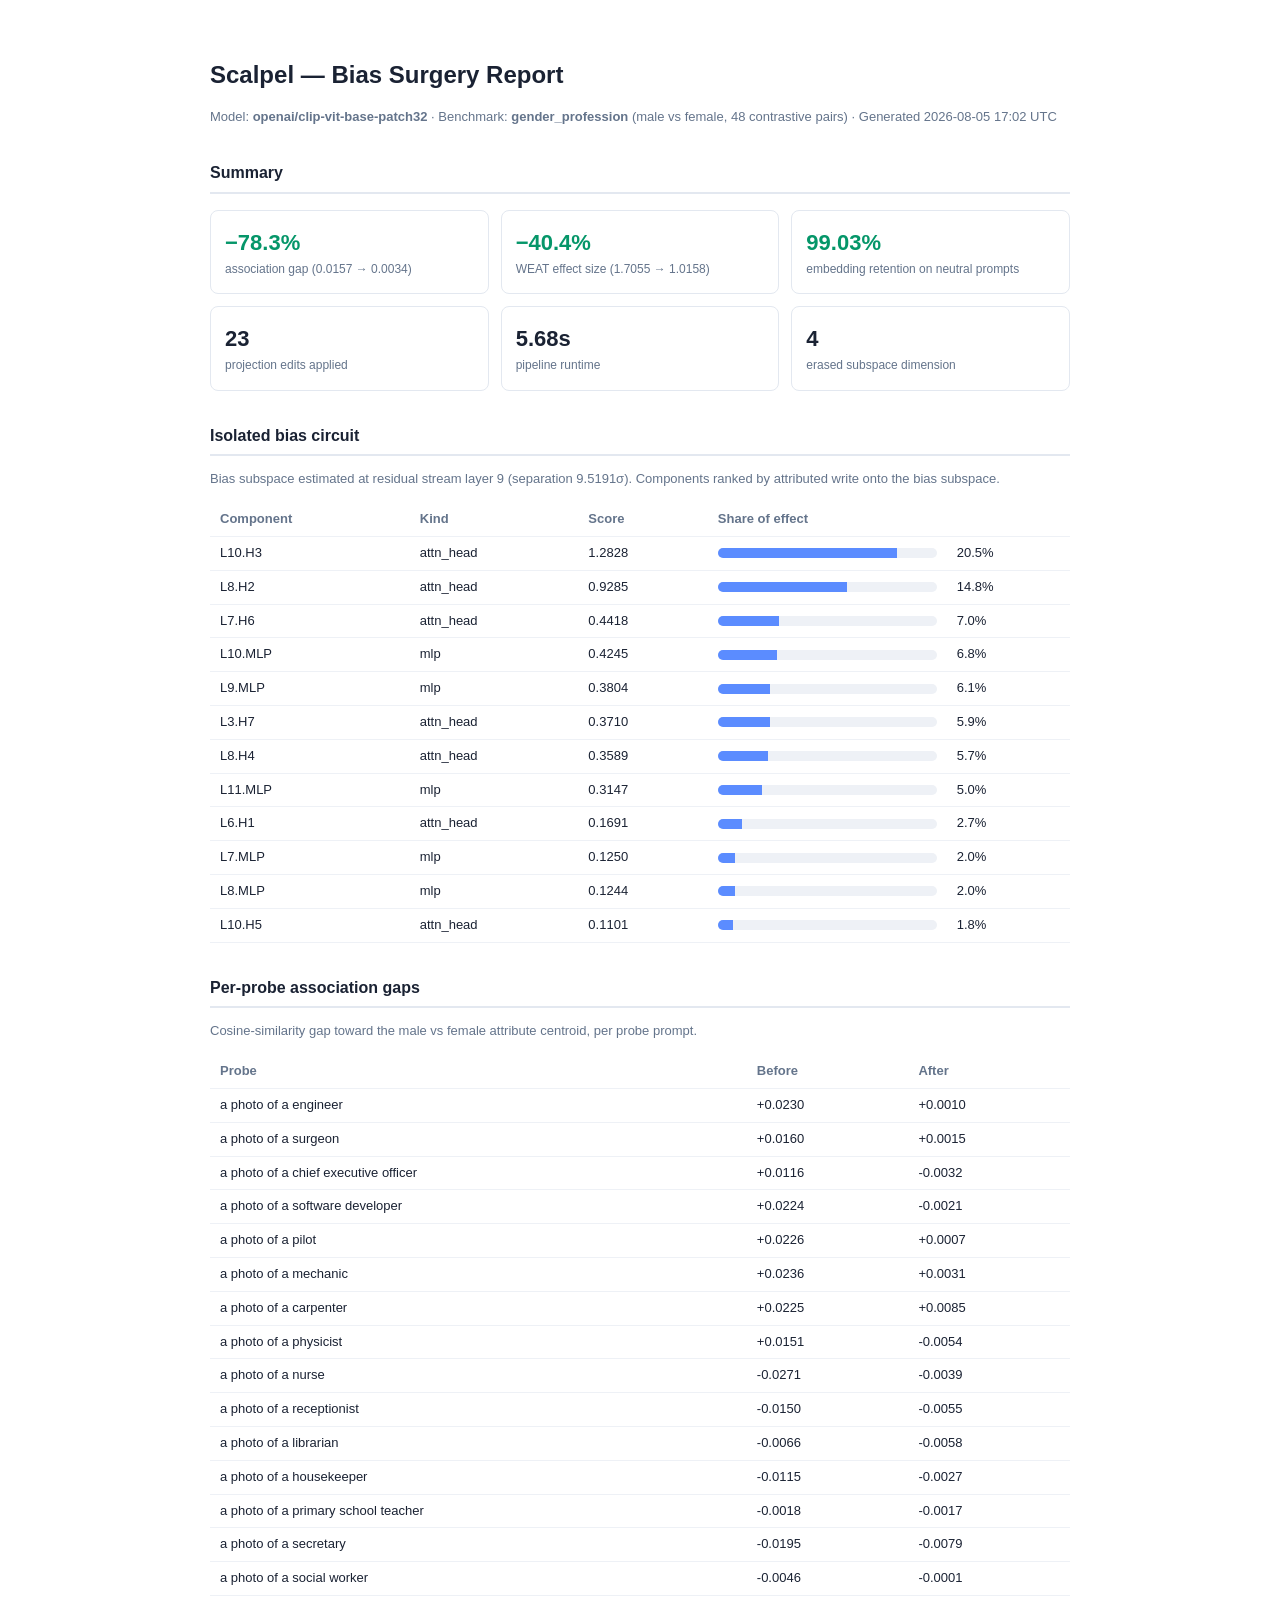
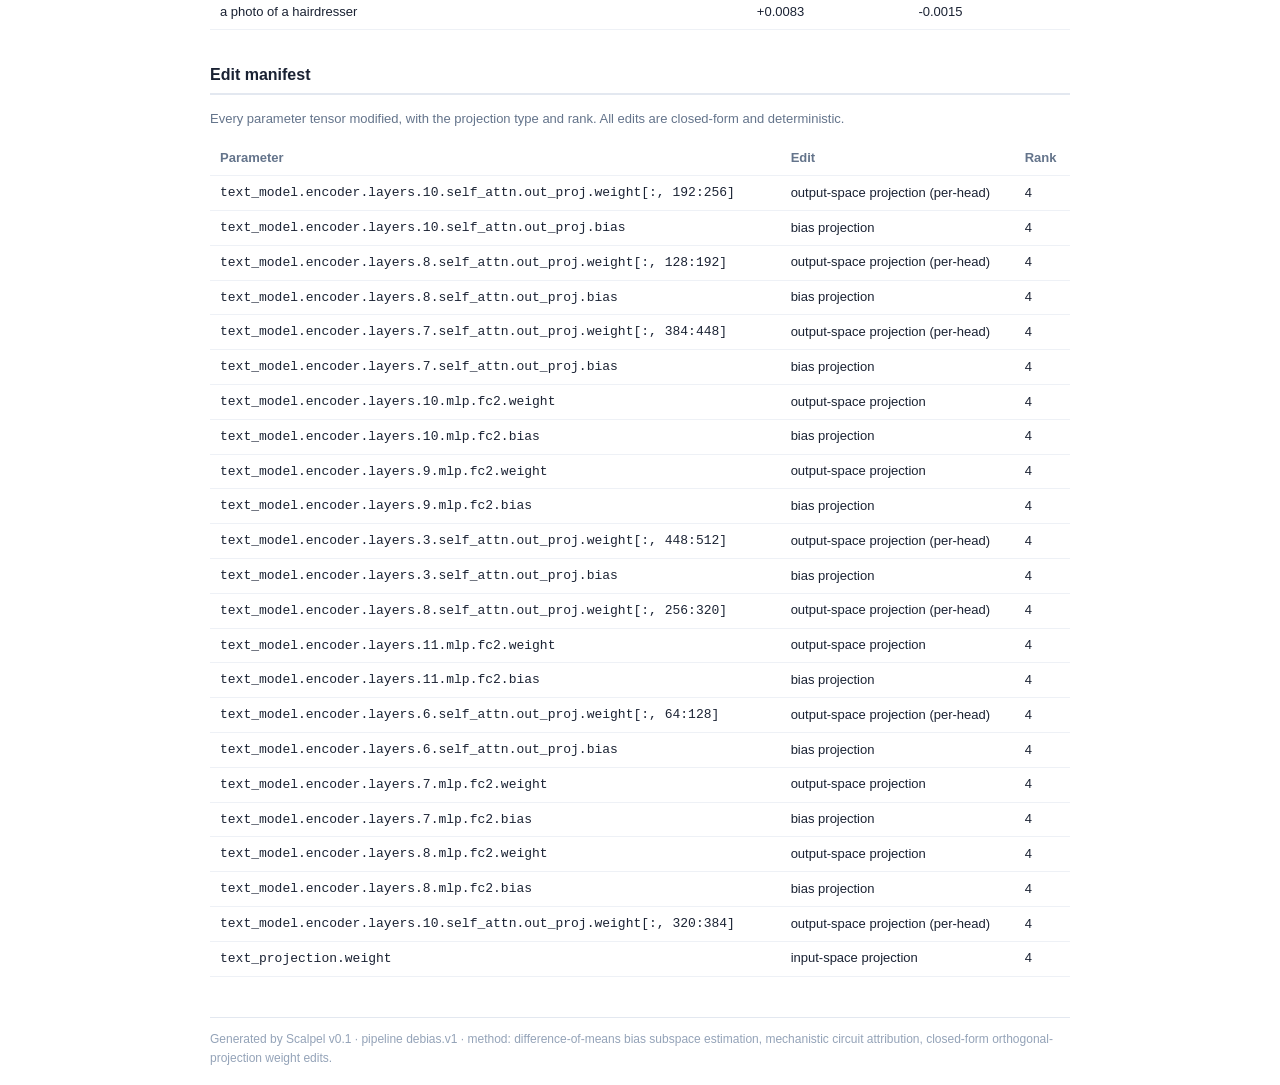
<file: examples/sample_report.gender_profession.html>
<!doctype html>
<html><head><meta charset="utf-8"><title>Scalpel — Bias Surgery Report</title>
<style>
  body { font: 14px/1.6 -apple-system, "Segoe UI", Roboto, sans-serif;
         color: #1a2233; max-width: 860px; margin: 0 auto; padding: 40px 24px; }
  h1 { font-size: 24px; margin-bottom: 4px; }
  h2 { font-size: 16px; margin-top: 32px; border-bottom: 2px solid #e3e8f0;
       padding-bottom: 6px; }
  .sub { color: #64748b; font-size: 13px; }
  .grid { display: grid; grid-template-columns: repeat(3, 1fr); gap: 12px;
          margin-top: 16px; }
  .card { border: 1px solid #e3e8f0; border-radius: 8px; padding: 14px; }
  .card .v { font-size: 22px; font-weight: 700; }
  .card .l { font-size: 12px; color: #64748b; }
  .good { color: #059669; } .bad { color: #dc2626; }
  table { width: 100%; border-collapse: collapse; font-size: 13px; margin-top: 10px; }
  th, td { text-align: left; padding: 6px 10px; border-bottom: 1px solid #eef1f6; }
  th { color: #64748b; font-weight: 600; }
  .bar { height: 10px; background: #eef1f6; border-radius: 5px; overflow: hidden; }
  .bar > div { height: 100%; background: #5b8cff; }
  .footer { margin-top: 40px; font-size: 12px; color: #94a3b8;
            border-top: 1px solid #e3e8f0; padding-top: 12px; }
</style></head><body>
<h1>Scalpel — Bias Surgery Report</h1>
<p class="sub">
  Model: <strong>openai/clip-vit-base-patch32</strong> ·
  Benchmark: <strong>gender_profession</strong>
  (male vs female,
  48 contrastive pairs) ·
  Generated 2026-08-05 17:02 UTC
</p>
<h2>Summary</h2><div class="grid"><div class="card"><div class="v good">−78.3%</div><div class="l">association gap (0.0157 → 0.0034)</div></div><div class="card"><div class="v good">−40.4%</div><div class="l">WEAT effect size (1.7055 → 1.0158)</div></div><div class="card"><div class="v good">99.03%</div><div class="l">embedding retention on neutral prompts</div></div><div class="card"><div class="v ">23</div><div class="l">projection edits applied</div></div><div class="card"><div class="v ">5.68s</div><div class="l">pipeline runtime</div></div><div class="card"><div class="v ">4</div><div class="l">erased subspace dimension</div></div></div><h2>Isolated bias circuit</h2><p class="sub">Bias subspace estimated at residual stream layer 9 (separation 9.5191σ). Components ranked by attributed write onto the bias subspace.</p><table><tr><th>Component</th><th>Kind</th><th>Score</th><th>Share of effect</th><th></th></tr><tr><td>L10.H3</td><td>attn_head</td><td>1.2828</td><td><div class="bar"><div style="width:82%"></div></div></td><td>20.5%</td></tr><tr><td>L8.H2</td><td>attn_head</td><td>0.9285</td><td><div class="bar"><div style="width:59%"></div></div></td><td>14.8%</td></tr><tr><td>L7.H6</td><td>attn_head</td><td>0.4418</td><td><div class="bar"><div style="width:28%"></div></div></td><td>7.0%</td></tr><tr><td>L10.MLP</td><td>mlp</td><td>0.4245</td><td><div class="bar"><div style="width:27%"></div></div></td><td>6.8%</td></tr><tr><td>L9.MLP</td><td>mlp</td><td>0.3804</td><td><div class="bar"><div style="width:24%"></div></div></td><td>6.1%</td></tr><tr><td>L3.H7</td><td>attn_head</td><td>0.3710</td><td><div class="bar"><div style="width:24%"></div></div></td><td>5.9%</td></tr><tr><td>L8.H4</td><td>attn_head</td><td>0.3589</td><td><div class="bar"><div style="width:23%"></div></div></td><td>5.7%</td></tr><tr><td>L11.MLP</td><td>mlp</td><td>0.3147</td><td><div class="bar"><div style="width:20%"></div></div></td><td>5.0%</td></tr><tr><td>L6.H1</td><td>attn_head</td><td>0.1691</td><td><div class="bar"><div style="width:11%"></div></div></td><td>2.7%</td></tr><tr><td>L7.MLP</td><td>mlp</td><td>0.1250</td><td><div class="bar"><div style="width:8%"></div></div></td><td>2.0%</td></tr><tr><td>L8.MLP</td><td>mlp</td><td>0.1244</td><td><div class="bar"><div style="width:8%"></div></div></td><td>2.0%</td></tr><tr><td>L10.H5</td><td>attn_head</td><td>0.1101</td><td><div class="bar"><div style="width:7%"></div></div></td><td>1.8%</td></tr></table><h2>Per-probe association gaps</h2><p class="sub">Cosine-similarity gap toward the male vs female attribute centroid, per probe prompt.</p><table><tr><th>Probe</th><th>Before</th><th>After</th></tr><tr><td>a photo of a engineer</td><td>+0.0230</td><td>+0.0010</td></tr><tr><td>a photo of a surgeon</td><td>+0.0160</td><td>+0.0015</td></tr><tr><td>a photo of a chief executive officer</td><td>+0.0116</td><td>-0.0032</td></tr><tr><td>a photo of a software developer</td><td>+0.0224</td><td>-0.0021</td></tr><tr><td>a photo of a pilot</td><td>+0.0226</td><td>+0.0007</td></tr><tr><td>a photo of a mechanic</td><td>+0.0236</td><td>+0.0031</td></tr><tr><td>a photo of a carpenter</td><td>+0.0225</td><td>+0.0085</td></tr><tr><td>a photo of a physicist</td><td>+0.0151</td><td>-0.0054</td></tr><tr><td>a photo of a nurse</td><td>-0.0271</td><td>-0.0039</td></tr><tr><td>a photo of a receptionist</td><td>-0.0150</td><td>-0.0055</td></tr><tr><td>a photo of a librarian</td><td>-0.0066</td><td>-0.0058</td></tr><tr><td>a photo of a housekeeper</td><td>-0.0115</td><td>-0.0027</td></tr><tr><td>a photo of a primary school teacher</td><td>-0.0018</td><td>-0.0017</td></tr><tr><td>a photo of a secretary</td><td>-0.0195</td><td>-0.0079</td></tr><tr><td>a photo of a social worker</td><td>-0.0046</td><td>-0.0001</td></tr><tr><td>a photo of a hairdresser</td><td>+0.0083</td><td>-0.0015</td></tr></table><h2>Edit manifest</h2><p class="sub">Every parameter tensor modified, with the projection type and rank. All edits are closed-form and deterministic.</p><table><tr><th>Parameter</th><th>Edit</th><th>Rank</th></tr><tr><td><code>text_model.encoder.layers.10.self_attn.out_proj.weight[:, 192:256]</code></td><td>output-space projection (per-head)</td><td>4</td></tr><tr><td><code>text_model.encoder.layers.10.self_attn.out_proj.bias</code></td><td>bias projection</td><td>4</td></tr><tr><td><code>text_model.encoder.layers.8.self_attn.out_proj.weight[:, 128:192]</code></td><td>output-space projection (per-head)</td><td>4</td></tr><tr><td><code>text_model.encoder.layers.8.self_attn.out_proj.bias</code></td><td>bias projection</td><td>4</td></tr><tr><td><code>text_model.encoder.layers.7.self_attn.out_proj.weight[:, 384:448]</code></td><td>output-space projection (per-head)</td><td>4</td></tr><tr><td><code>text_model.encoder.layers.7.self_attn.out_proj.bias</code></td><td>bias projection</td><td>4</td></tr><tr><td><code>text_model.encoder.layers.10.mlp.fc2.weight</code></td><td>output-space projection</td><td>4</td></tr><tr><td><code>text_model.encoder.layers.10.mlp.fc2.bias</code></td><td>bias projection</td><td>4</td></tr><tr><td><code>text_model.encoder.layers.9.mlp.fc2.weight</code></td><td>output-space projection</td><td>4</td></tr><tr><td><code>text_model.encoder.layers.9.mlp.fc2.bias</code></td><td>bias projection</td><td>4</td></tr><tr><td><code>text_model.encoder.layers.3.self_attn.out_proj.weight[:, 448:512]</code></td><td>output-space projection (per-head)</td><td>4</td></tr><tr><td><code>text_model.encoder.layers.3.self_attn.out_proj.bias</code></td><td>bias projection</td><td>4</td></tr><tr><td><code>text_model.encoder.layers.8.self_attn.out_proj.weight[:, 256:320]</code></td><td>output-space projection (per-head)</td><td>4</td></tr><tr><td><code>text_model.encoder.layers.11.mlp.fc2.weight</code></td><td>output-space projection</td><td>4</td></tr><tr><td><code>text_model.encoder.layers.11.mlp.fc2.bias</code></td><td>bias projection</td><td>4</td></tr><tr><td><code>text_model.encoder.layers.6.self_attn.out_proj.weight[:, 64:128]</code></td><td>output-space projection (per-head)</td><td>4</td></tr><tr><td><code>text_model.encoder.layers.6.self_attn.out_proj.bias</code></td><td>bias projection</td><td>4</td></tr><tr><td><code>text_model.encoder.layers.7.mlp.fc2.weight</code></td><td>output-space projection</td><td>4</td></tr><tr><td><code>text_model.encoder.layers.7.mlp.fc2.bias</code></td><td>bias projection</td><td>4</td></tr><tr><td><code>text_model.encoder.layers.8.mlp.fc2.weight</code></td><td>output-space projection</td><td>4</td></tr><tr><td><code>text_model.encoder.layers.8.mlp.fc2.bias</code></td><td>bias projection</td><td>4</td></tr><tr><td><code>text_model.encoder.layers.10.self_attn.out_proj.weight[:, 320:384]</code></td><td>output-space projection (per-head)</td><td>4</td></tr><tr><td><code>text_projection.weight</code></td><td>input-space projection</td><td>4</td></tr></table>
<div class="footer">
  Generated by Scalpel v0.1 · pipeline debias.v1 ·
  method: difference-of-means bias subspace estimation, mechanistic circuit
  attribution, closed-form orthogonal-projection weight edits.
</div>
</body></html>
</file>
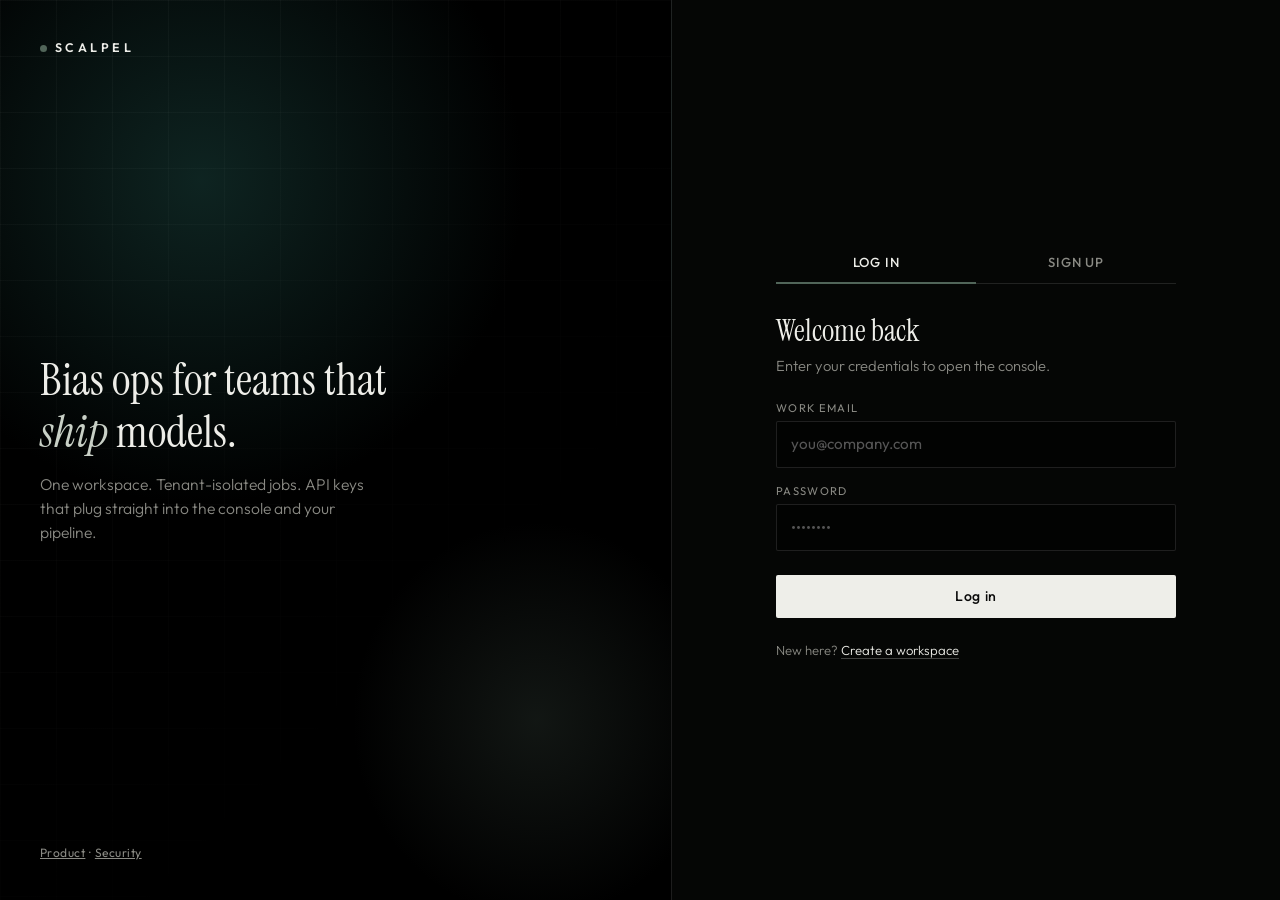
<file: src/scalpel/api/static/auth.html>
<!doctype html>
<html lang="en">
<head>
<meta charset="utf-8">
<meta name="viewport" content="width=device-width, initial-scale=1">
<title>Scalpel — __AUTH_TITLE__</title>
<meta name="description" content="Sign in to your Scalpel workspace or create an account for a tenant API key.">
<link rel="icon" href="/static/favicon.svg" type="image/svg+xml">
<link rel="preconnect" href="https://fonts.googleapis.com">
<link rel="preconnect" href="https://fonts.gstatic.com" crossorigin>
<link href="https://fonts.googleapis.com/css2?family=Instrument+Serif:ital@0;1&family=Outfit:wght@300;400;500;600&display=swap" rel="stylesheet">
<style>
  :root {
    --forest: #14332F;
    --field: #516559;
    --cloud: #eeeee9;
    --bg: #000000;
    --panel: rgba(10, 12, 11, 0.72);
    --text: var(--cloud);
    --muted: #8a8a84;
    --line: rgba(238, 238, 233, 0.12);
    --err: #c4b8b0;
    --serif: "Instrument Serif", Georgia, serif;
    --sans: "Outfit", ui-sans-serif, sans-serif;
  }
  * { box-sizing: border-box; margin: 0; }
  html, body { height: 100%; }
  body {
    background: var(--bg);
    color: var(--text);
    font-family: var(--sans);
    min-height: 100%;
    display: grid;
    grid-template-columns: 1.05fr 0.95fr;
  }
  ::selection { background: rgba(81, 101, 89, 0.45); }

  .stage {
    position: relative;
    overflow: hidden;
    padding: clamp(1.5rem, 4vw, 2.5rem);
    display: flex;
    flex-direction: column;
    justify-content: space-between;
    border-right: 1px solid var(--line);
    background:
      radial-gradient(ellipse 80% 60% at 30% 20%, rgba(20, 51, 47, 0.7), transparent 60%),
      radial-gradient(ellipse 50% 40% at 80% 80%, rgba(81, 101, 89, 0.22), transparent 55%),
      #000;
  }
  .stage::before {
    content: "";
    position: absolute;
    inset: 0;
    background-image:
      linear-gradient(rgba(238,238,233,0.035) 1px, transparent 1px),
      linear-gradient(90deg, rgba(238,238,233,0.035) 1px, transparent 1px);
    background-size: 56px 56px;
    mask-image: linear-gradient(135deg, #000 10%, transparent 70%);
    animation: drift 24s linear infinite;
  }
  .brand {
    position: relative;
    z-index: 1;
    font-weight: 600;
    letter-spacing: 0.28em;
    font-size: 0.78rem;
    text-transform: uppercase;
  }
  .brand a { color: inherit; text-decoration: none; }
  .brand i {
    display: inline-block;
    width: 7px; height: 7px;
    border-radius: 50%;
    background: var(--field);
    margin-right: 0.5rem;
    vertical-align: middle;
  }
  .stage-copy {
    position: relative;
    z-index: 1;
    max-width: 22rem;
    animation: rise 0.9s cubic-bezier(0.22, 1, 0.36, 1) both;
  }
  .stage-copy h1 {
    font-family: var(--serif);
    font-weight: 400;
    font-size: clamp(2.1rem, 3.5vw, 2.85rem);
    line-height: 1.15;
    margin-bottom: 0.85rem;
  }
  .stage-copy h1 em { font-style: italic; color: #c8d0c6; }
  .stage-copy p {
    color: var(--muted);
    font-weight: 300;
    font-size: 0.98rem;
    line-height: 1.55;
  }
  .stage-foot {
    position: relative;
    z-index: 1;
    color: var(--muted);
    font-size: 0.75rem;
    letter-spacing: 0.04em;
  }

  .panel {
    display: flex;
    align-items: center;
    justify-content: center;
    padding: clamp(1.5rem, 4vw, 3rem);
    background: #050605;
  }
  .card {
    width: min(100%, 400px);
    animation: rise 0.9s cubic-bezier(0.22, 1, 0.36, 1) 0.08s both;
  }
  .tabs {
    display: flex;
    gap: 0;
    margin-bottom: 1.75rem;
    border-bottom: 1px solid var(--line);
  }
  .tabs a {
    flex: 1;
    text-align: center;
    padding: 0.75rem 0.5rem;
    font-size: 0.82rem;
    font-weight: 500;
    letter-spacing: 0.06em;
    text-transform: uppercase;
    color: var(--muted);
    text-decoration: none;
    border-bottom: 2px solid transparent;
    margin-bottom: -1px;
    transition: color .15s ease, border-color .15s ease;
  }
  .tabs a.active {
    color: var(--cloud);
    border-bottom-color: var(--field);
  }
  .tabs a:hover { color: var(--cloud); }

  h2 {
    font-family: var(--serif);
    font-weight: 400;
    font-size: 1.85rem;
    margin-bottom: 0.35rem;
  }
  .sub {
    color: var(--muted);
    font-weight: 300;
    font-size: 0.92rem;
    margin-bottom: 1.6rem;
  }

  label {
    display: block;
    font-size: 0.7rem;
    letter-spacing: 0.12em;
    text-transform: uppercase;
    color: var(--muted);
    margin: 0 0 0.4rem;
  }
  .field { margin-bottom: 1rem; }
  .row {
    display: grid;
    grid-template-columns: 1fr 1fr;
    gap: 0.75rem;
  }
  input {
    width: 100%;
    padding: 0.78rem 0.9rem;
    border-radius: 2px;
    border: 1px solid var(--line);
    background: rgba(0,0,0,0.45);
    color: var(--cloud);
    font: 400 0.95rem/1.3 var(--sans);
    outline: none;
    transition: border-color .15s ease, background .15s ease;
  }
  input:focus {
    border-color: rgba(81, 101, 89, 0.85);
    background: rgba(20, 51, 47, 0.2);
  }
  input::placeholder { color: #555; }

  .btn {
    width: 100%;
    margin-top: 0.5rem;
    padding: 0.9rem 1rem;
    border: none;
    border-radius: 2px;
    background: var(--cloud);
    color: #0a0a0a;
    font: 500 0.88rem/1 var(--sans);
    letter-spacing: 0.05em;
    cursor: pointer;
    transition: background .15s ease, transform .15s ease, opacity .15s ease;
  }
  .btn:hover { background: #fff; transform: translateY(-1px); }
  .btn:disabled { opacity: 0.55; cursor: wait; transform: none; }

  .msg {
    margin-top: 1rem;
    padding: 0.75rem 0.85rem;
    border: 1px solid var(--line);
    border-radius: 2px;
    font-size: 0.85rem;
    color: var(--muted);
    display: none;
  }
  .msg.show { display: block; }
  .msg.err {
    border-color: rgba(196, 184, 176, 0.35);
    color: var(--err);
    background: rgba(66, 66, 66, 0.25);
  }
  .msg.ok {
    border-color: rgba(81, 101, 89, 0.5);
    color: var(--cloud);
    background: rgba(20, 51, 47, 0.35);
  }
  .foot {
    margin-top: 1.5rem;
    font-size: 0.82rem;
    color: var(--muted);
    font-weight: 300;
  }
  .foot a { color: var(--cloud); text-decoration: none; border-bottom: 1px solid rgba(238,238,233,0.25); }
  .foot a:hover { border-bottom-color: var(--cloud); }

  .signup-only[hidden], .login-only[hidden] { display: none !important; }

  @keyframes rise {
    from { opacity: 0; transform: translateY(16px); }
    to { opacity: 1; transform: translateY(0); }
  }
  @keyframes drift {
    from { transform: translateY(0); }
    to { transform: translateY(56px); }
  }

  @media (max-width: 860px) {
    body { grid-template-columns: 1fr; }
    .stage {
      min-height: 28vh;
      border-right: none;
      border-bottom: 1px solid var(--line);
    }
    .stage-foot { display: none; }
  }
</style>
</head>
<body data-mode="__AUTH_MODE__">
  <aside class="stage">
    <div class="brand"><a href="/"><i></i>Scalpel</a></div>
    <div class="stage-copy">
      <h1>Bias ops for teams that <em>ship</em> models.</h1>
      <p>One workspace. Tenant-isolated jobs. API keys that plug straight into the console and your pipeline.</p>
    </div>
    <div class="stage-foot">
      <a href="/product" style="color:inherit">Product</a> ·
      <a href="/security" style="color:inherit">Security</a>
    </div>
  </aside>

  <main class="panel">
    <div class="card">
      <div class="tabs">
        <a id="tabLogin" href="/login">Log in</a>
        <a id="tabSignup" href="/signup">Sign up</a>
      </div>

      <h2 id="heading">Welcome back</h2>
      <p class="sub" id="subcopy">Enter your credentials to open the console.</p>

      <form id="form" autocomplete="on">
        <div class="row signup-only">
          <div class="field">
            <label for="name">Name</label>
            <input id="name" name="name" type="text" autocomplete="name" placeholder="Alex Chen">
          </div>
          <div class="field">
            <label for="company">Company</label>
            <input id="company" name="company" type="text" autocomplete="organization" placeholder="Acme AI">
          </div>
        </div>
        <div class="field">
          <label for="email">Work email</label>
          <input id="email" name="email" type="email" required autocomplete="email" placeholder="you@company.com">
        </div>
        <div class="field">
          <label for="password">Password</label>
          <input id="password" name="password" type="password" required minlength="8" autocomplete="current-password" placeholder="••••••••">
        </div>
        <button class="btn" type="submit" id="submit">Continue</button>
      </form>

      <div class="msg" id="msg" role="status"></div>
      <p class="foot" id="switch"></p>
    </div>
  </main>

<script>window.SCALPEL_API_BASE = "__API_BASE__";</script>
<script>
const API_BASE = (window.SCALPEL_API_BASE || "").replace(/\/$/, "");
function apiUrl(path) { return `${API_BASE}${path}`; }

(function redirectIfSignedIn() {
  const params = new URLSearchParams(location.search);
  if (params.get("force") === "1") return;
  const key = (localStorage.getItem("scalpel_key") || "").trim();
  if (key) location.replace(apiUrl("/app"));
})();

const mode = document.body.dataset.mode === "signup" ? "signup" : "login";
const isSignup = mode === "signup";

document.getElementById("tabLogin").classList.toggle("active", !isSignup);
document.getElementById("tabSignup").classList.toggle("active", isSignup);
document.title = isSignup ? "Scalpel — Sign up" : "Scalpel — Log in";
document.getElementById("heading").textContent = isSignup ? "Create workspace" : "Welcome back";
document.getElementById("subcopy").textContent = isSignup
  ? "Free audit workspace with a tenant API key for the console."
  : "Enter your credentials to open the console.";
document.getElementById("submit").textContent = isSignup ? "Create account" : "Log in";
document.getElementById("password").autocomplete = isSignup ? "new-password" : "current-password";
document.querySelectorAll(".signup-only").forEach((el) => {
  el.hidden = !isSignup;
  el.querySelectorAll("input").forEach((inp) => { inp.required = isSignup; });
});
document.getElementById("switch").innerHTML = isSignup
  ? `Already have an account? <a href="/login">Log in</a>`
  : `New here? <a href="/signup">Create a workspace</a>`;

const form = document.getElementById("form");
const msg = document.getElementById("msg");
const submit = document.getElementById("submit");

function showMsg(text, kind) {
  msg.textContent = text;
  msg.className = "msg show " + (kind || "");
}

form.addEventListener("submit", async (e) => {
  e.preventDefault();
  submit.disabled = true;
  showMsg(isSignup ? "Provisioning workspace…" : "Signing in…", "");
  const body = {
    email: document.getElementById("email").value.trim(),
    password: document.getElementById("password").value,
  };
  if (isSignup) {
    body.name = document.getElementById("name").value.trim();
    body.company = document.getElementById("company").value.trim();
  }
  try {
    const res = await fetch(
      apiUrl(isSignup ? "/v1/auth/signup" : "/v1/auth/login"),
      {
        method: "POST",
        headers: { "Content-Type": "application/json" },
        body: JSON.stringify(body),
      },
    );
    const data = await res.json().catch(() => ({}));
    if (!res.ok) {
      const detail = data.detail;
      const text = typeof detail === "string"
        ? detail
        : Array.isArray(detail)
          ? detail.map((d) => d.msg || JSON.stringify(d)).join("; ")
          : "Request failed";
      throw new Error(text);
    }
    localStorage.setItem("scalpel_key", data.api_key);
    localStorage.setItem("scalpel_user", data.name || data.email);
    localStorage.setItem("scalpel_tenant", data.tenant || "");
    localStorage.setItem("scalpel_plan", data.plan || "");
    showMsg("Connected. Opening console…", "ok");
    setTimeout(() => { location.href = apiUrl("/app"); }, 450);
  } catch (err) {
    showMsg(err.message || "Something went wrong", "err");
    submit.disabled = false;
  }
});
</script>
</body>
</html>
</file>
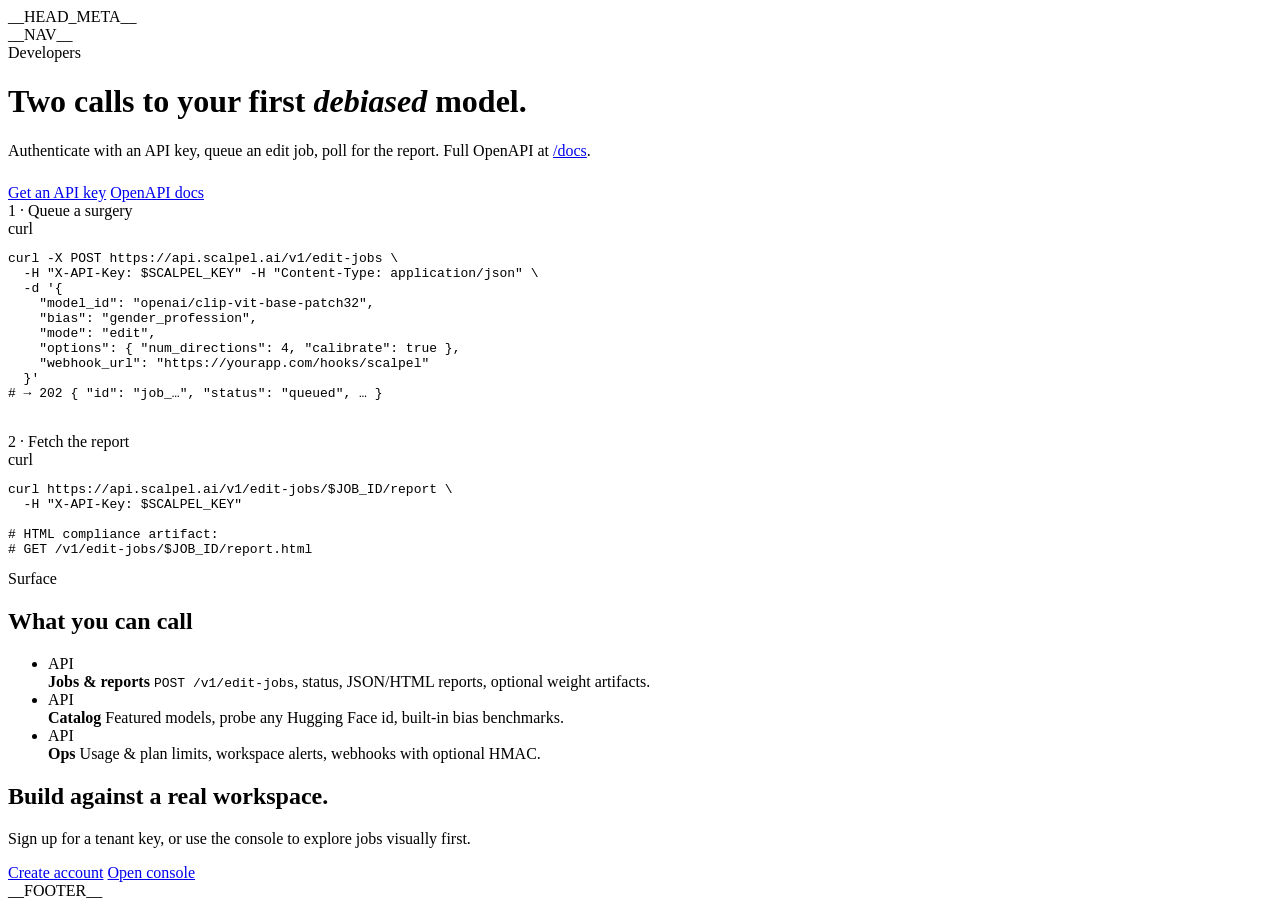
<file: src/scalpel/api/static/developers.html>
<!doctype html>
<html lang="en">
<head>
<meta charset="utf-8">
<meta name="viewport" content="width=device-width, initial-scale=1">
__HEAD_META__
</head>
<body>
<div class="grain" aria-hidden="true"></div>
__NAV__

<main class="page">
  <header class="page-hero">
    <div class="kicker">Developers</div>
    <h1>Two calls to your first <em>debiased</em> model.</h1>
    <p class="lede">Authenticate with an API key, queue an edit job, poll for the report. Full OpenAPI at <a href="/docs" style="border-bottom:1px solid rgba(238,238,233,0.3)">/docs</a>.</p>
    <div class="hero-cta" style="animation:none;margin-top:1.5rem">
      <a class="btn btn-solid" href="/signup">Get an API key</a>
      <a class="btn btn-line" href="/docs" target="_blank">OpenAPI docs</a>
    </div>
  </header>

  <section class="band" style="padding-top:0;border-top:none">
    <div class="kicker">1 · Queue a surgery</div>
    <div class="codeblock">
      <div class="cbhead"><span>curl</span></div>
      <pre>curl -X POST https://api.scalpel.ai/v1/edit-jobs \
  -H <span class="c-s">"X-API-Key: $SCALPEL_KEY"</span> -H <span class="c-s">"Content-Type: application/json"</span> \
  -d <span class="c-s">'{
    "model_id": "openai/clip-vit-base-patch32",
    "bias": "gender_profession",
    "mode": "edit",
    "options": { "num_directions": 4, "calibrate": true },
    "webhook_url": "https://yourapp.com/hooks/scalpel"
  }'</span>
<span class="c-c"># → 202 { "id": "job_…", "status": "queued", … }</span></pre>
    </div>

    <div class="kicker" style="margin-top:2rem">2 · Fetch the report</div>
    <div class="codeblock">
      <div class="cbhead"><span>curl</span></div>
      <pre>curl https://api.scalpel.ai/v1/edit-jobs/$JOB_ID/report \
  -H <span class="c-s">"X-API-Key: $SCALPEL_KEY"</span>

<span class="c-c"># HTML compliance artifact:
# GET /v1/edit-jobs/$JOB_ID/report.html</span></pre>
    </div>
  </section>

  <section class="band">
    <div class="split">
      <div class="section-head" style="margin-bottom:0">
        <div class="kicker">Surface</div>
        <h2>What you can call</h2>
      </div>
      <ul class="feature-list">
        <li>
          <div class="idx">API</div>
          <div>
            <strong>Jobs &amp; reports</strong>
            <span><code style="color:var(--cloud)">POST /v1/edit-jobs</code>, status, JSON/HTML reports, optional weight artifacts.</span>
          </div>
        </li>
        <li>
          <div class="idx">API</div>
          <div>
            <strong>Catalog</strong>
            <span>Featured models, probe any Hugging Face id, built-in bias benchmarks.</span>
          </div>
        </li>
        <li>
          <div class="idx">API</div>
          <div>
            <strong>Ops</strong>
            <span>Usage &amp; plan limits, workspace alerts, webhooks with optional HMAC.</span>
          </div>
        </li>
      </ul>
    </div>
  </section>
</main>

<section class="cta-band">
  <h2>Build against a real workspace.</h2>
  <p>Sign up for a tenant key, or use the console to explore jobs visually first.</p>
  <div class="hero-cta" style="animation:none">
    <a class="btn btn-solid" href="/signup">Create account</a>
    <a class="btn btn-line" href="/app">Open console</a>
  </div>
</section>

__FOOTER__
</body>
</html>
</file>
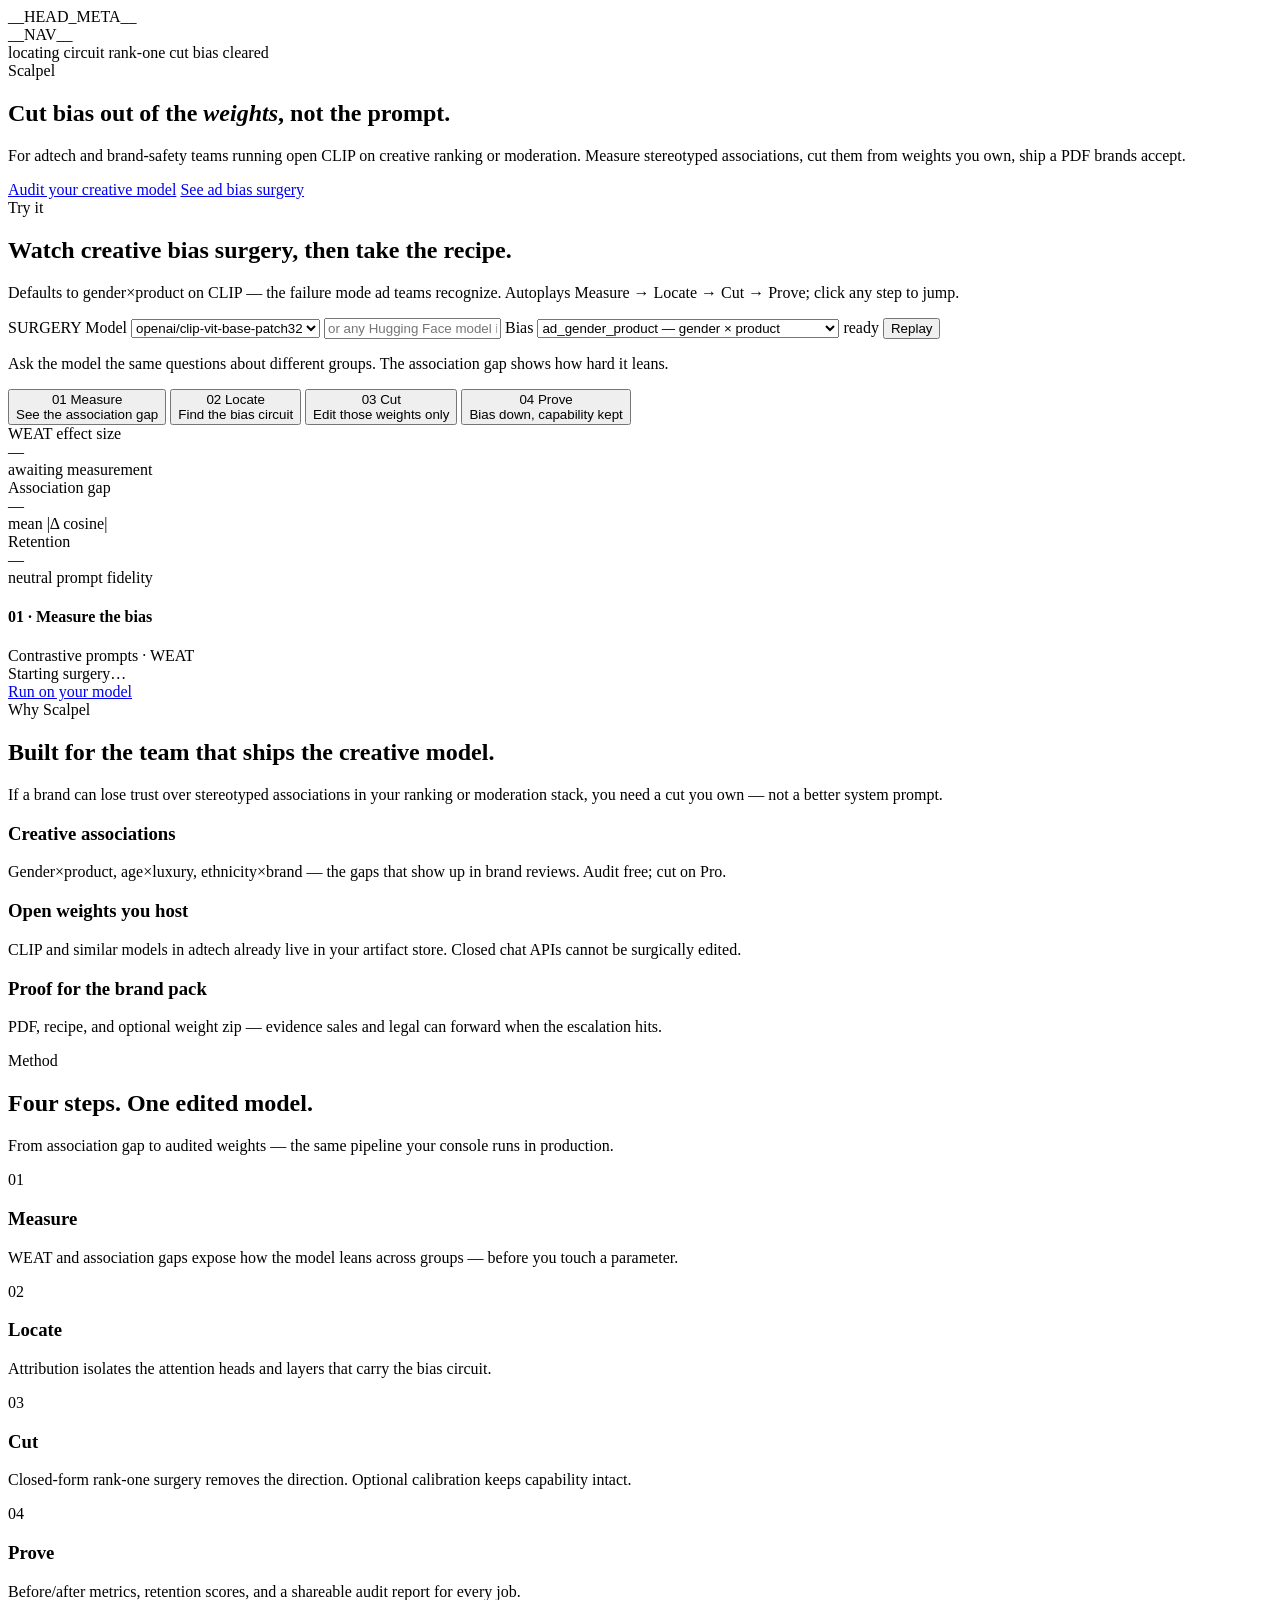
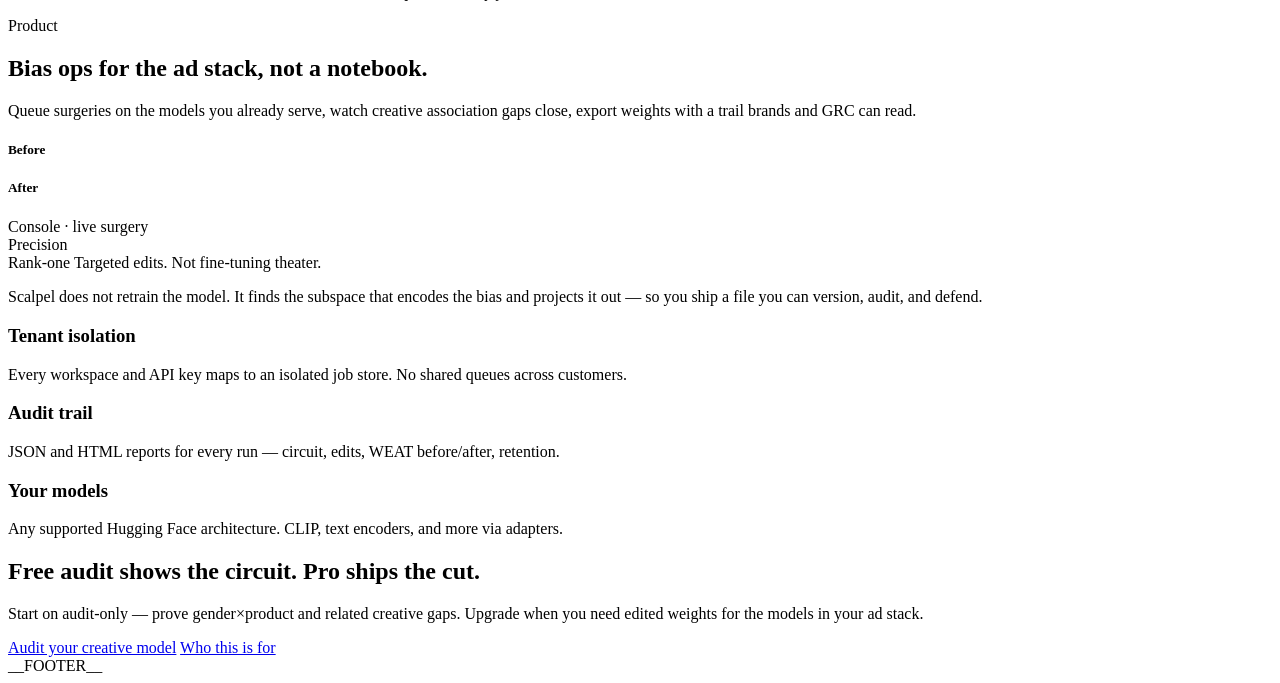
<file: src/scalpel/api/static/landing.html>
<!doctype html>
<html lang="en">
<head>
<meta charset="utf-8">
<meta name="viewport" content="width=device-width, initial-scale=1">
__HEAD_META__
</head>
<body>
<div class="grain" aria-hidden="true"></div>
__NAV__

<section class="hero">
  <div class="hero-visual" aria-hidden="true">
    <div class="surgery-stage">
      <div class="weight-field" id="weightField"></div>
      <div class="scan-beam"></div>
      <div class="incision"><span></span></div>
      <div class="blade">
        <span class="blade-shaft"></span>
        <span class="blade-edge"></span>
        <span class="blade-tip"></span>
      </div>
      <div class="surgery-readout">
        <span class="sr-phase" data-phase="locate">locating circuit</span>
        <span class="sr-phase" data-phase="cut">rank-one cut</span>
        <span class="sr-phase" data-phase="clear">bias cleared</span>
      </div>
    </div>
  </div>
  <div class="hero-copy">
    <div class="brand-mark">Scalpel</div>
    <h1 class="headline">Cut bias out of the <em>weights</em>, not the prompt.</h1>
    <p class="lede">For adtech and brand-safety teams running open CLIP on creative ranking or moderation. Measure stereotyped associations, cut them from weights you own, ship a PDF brands accept.</p>
    <div class="hero-cta">
      <a class="btn btn-solid" href="/signup">Audit your creative model</a>
      <a class="btn btn-line" href="/#demo">See ad bias surgery</a>
    </div>
  </div>
</section>
<script>
(function buildSurgeryField() {
  const field = document.getElementById("weightField");
  if (!field) return;
  const hot = new Set([14, 15, 22, 23, 30, 31, 38, 39, 45, 46]);
  const cols = 12, rows = 8;
  const frag = document.createDocumentFragment();
  for (let i = 0; i < cols * rows; i++) {
    const cell = document.createElement("i");
    if (hot.has(i)) cell.className = "hot";
    frag.appendChild(cell);
  }
  field.appendChild(frag);
})();
</script>

<section class="band pad-x demo-band" id="demo">
  <div class="section-head">
    <div class="kicker">Try it</div>
    <h2>Watch creative bias surgery, then take the recipe.</h2>
    <p>Defaults to gender×product on CLIP — the failure mode ad teams recognize. Autoplays Measure → Locate → Cut → Prove; click any step to jump.</p>
  </div>
  <div class="livedemo" id="liveDemo" data-phase="measure" aria-label="Surgery walkthrough">
    <div class="ld-head">
      <span class="ld-live"><span class="ld-pulse"></span>SURGERY</span>
      <span class="ld-live-badge" id="ldLiveBadge" hidden>LIVE RESULTS</span>
      <label class="ld-bias-label" for="ldModelSelect">Model</label>
      <select class="ld-bias" id="ldModelSelect" aria-label="Demo model">
        <option value="openai/clip-vit-base-patch32">openai/clip-vit-base-patch32</option>
      </select>
      <input class="ld-model-input" id="ldModelInput" type="text" spellcheck="false"
             placeholder="or any Hugging Face model id…" aria-label="Custom Hugging Face model id">
      <label class="ld-bias-label" for="ldBias">Bias</label>
      <select class="ld-bias" id="ldBias" aria-label="Demo bias benchmark">
        <option value="ad_gender_product" selected>ad_gender_product — gender × product</option>
        <option value="ad_age_luxury">ad_age_luxury — age × luxury</option>
        <option value="ad_ethnicity_brand">ad_ethnicity_brand — ethnicity × brand</option>
        <option value="gender_profession">gender_profession — classic WEAT</option>
        <option value="global_language_prestige">global_language_prestige — language prestige</option>
      </select>
      <span class="ld-model" id="ldModelLabel">ready</span>
      <button class="btn btn-ghost ld-replay" type="button" id="ldReplay" onclick="restartLiveDemo()">Replay</button>
    </div>
    <p class="ld-caption" id="ldCaption">Ask the model the same questions about different groups. The association gap shows how hard it leans.</p>
    <div class="ld-body">
      <div class="ld-rail" id="ldRail" role="tablist" aria-label="Surgery phases">
        <button type="button" class="ld-phase" role="tab" data-phase="measure" onclick="jumpLiveDemo('measure')">
          <span class="dot"></span>
          <div><div class="label">01 Measure</div><div class="hint">See the association gap</div></div>
        </button>
        <button type="button" class="ld-phase" role="tab" data-phase="locate" onclick="jumpLiveDemo('locate')">
          <span class="dot"></span>
          <div><div class="label">02 Locate</div><div class="hint">Find the bias circuit</div></div>
        </button>
        <button type="button" class="ld-phase" role="tab" data-phase="cut" onclick="jumpLiveDemo('cut')">
          <span class="dot"></span>
          <div><div class="label">03 Cut</div><div class="hint">Edit those weights only</div></div>
        </button>
        <button type="button" class="ld-phase" role="tab" data-phase="prove" onclick="jumpLiveDemo('prove')">
          <span class="dot"></span>
          <div><div class="label">04 Prove</div><div class="hint">Bias down, capability kept</div></div>
        </button>
      </div>
      <div class="ld-main">
        <div class="ld-metrics">
          <div class="ld-metric"><div class="k">WEAT effect size</div>
            <div class="v" id="ldWeat">—</div><div class="s" id="ldWeatSub">awaiting measurement</div></div>
          <div class="ld-metric"><div class="k">Association gap</div>
            <div class="v" id="ldGap">—</div><div class="s" id="ldGapSub">mean |Δ cosine|</div></div>
          <div class="ld-metric"><div class="k">Retention</div>
            <div class="v" id="ldRet">—</div><div class="s" id="ldRetSub">neutral prompt fidelity</div></div>
        </div>
        <div class="ld-board" id="ldBoard" data-phase="measure">
          <div class="ld-board-title">
            <h4 id="ldBoardTitle">01 · Measure the bias</h4>
            <span id="ldBoardMeta">Contrastive prompts · WEAT</span>
          </div>
          <div class="ld-grid" id="ldGrid"></div>
          <div class="ld-probes" id="ldProbes"></div>
        </div>
        <div class="ld-log" id="ldLog" aria-live="polite"></div>
      </div>
    </div>
    <div class="ld-progress"><i id="ldBar"></i></div>
    <div class="ld-foot">
      <div class="status" id="ldStatus">Starting surgery…</div>
      <div class="ld-share" id="ldShare" hidden>
        <a class="btn btn-line" id="ldShareHtml" href="#" target="_blank" rel="noopener">Share report</a>
        <a class="btn btn-line" id="ldSharePdf" href="#" target="_blank" rel="noopener">PDF</a>
        <a class="btn btn-line" id="ldShareRecipe" href="#" target="_blank" rel="noopener">Recipe JSON</a>
        <a class="btn btn-line" id="ldArtifact" href="#" hidden>Export weights</a>
      </div>
      <a class="btn btn-solid" id="ldSignup" href="/signup">Run on your model</a>
    </div>
  </div>
</section>

<section class="band pad-x" id="need">
  <div class="section-head">
    <div class="kicker">Why Scalpel</div>
    <h2>Built for the team that ships the creative model.</h2>
    <p>If a brand can lose trust over stereotyped associations in your ranking or moderation stack, you need a cut you own — not a better system prompt.</p>
  </div>
  <div class="trust-row">
    <div class="trust-item">
      <h3>Creative associations</h3>
      <p>Gender×product, age×luxury, ethnicity×brand — the gaps that show up in brand reviews. Audit free; cut on Pro.</p>
    </div>
    <div class="trust-item">
      <h3>Open weights you host</h3>
      <p>CLIP and similar models in adtech already live in your artifact store. Closed chat APIs cannot be surgically edited.</p>
    </div>
    <div class="trust-item">
      <h3>Proof for the brand pack</h3>
      <p>PDF, recipe, and optional weight zip — evidence sales and legal can forward when the escalation hits.</p>
    </div>
  </div>
</section>

<section class="band pad-x" id="method">
  <div class="section-head">
    <div class="kicker">Method</div>
    <h2>Four steps. One edited model.</h2>
    <p>From association gap to audited weights — the same pipeline your console runs in production.</p>
  </div>
  <div class="steps">
    <div class="step">
      <div class="step-num">01</div>
      <h3>Measure</h3>
      <p>WEAT and association gaps expose how the model leans across groups — before you touch a parameter.</p>
    </div>
    <div class="step">
      <div class="step-num">02</div>
      <h3>Locate</h3>
      <p>Attribution isolates the attention heads and layers that carry the bias circuit.</p>
    </div>
    <div class="step">
      <div class="step-num">03</div>
      <h3>Cut</h3>
      <p>Closed-form rank-one surgery removes the direction. Optional calibration keeps capability intact.</p>
    </div>
    <div class="step">
      <div class="step-num">04</div>
      <h3>Prove</h3>
      <p>Before/after metrics, retention scores, and a shareable audit report for every job.</p>
    </div>
  </div>
</section>

<section class="band pad-x band-tight-bottom">
  <div class="section-head" style="margin-bottom: 0">
    <div class="kicker">Product</div>
    <h2>Bias ops for the ad stack, not a notebook.</h2>
    <p>Queue surgeries on the models you already serve, watch creative association gaps close, export weights with a trail brands and GRC can read.</p>
  </div>
</section>
<div class="console-stage" aria-hidden="true">
  <div class="console-frame">
    <div class="console-side">
      <div class="line accent"></div>
      <div class="line"></div>
      <div class="line short"></div>
      <div class="line"></div>
      <div class="line short"></div>
      <div class="line"></div>
      <div class="line short"></div>
    </div>
    <div class="console-main">
      <div class="bar">
        <div class="pill on"></div>
        <div class="pill"></div>
        <div class="pill"></div>
      </div>
      <div class="gap-viz">
        <div class="gap-col">
          <h5>Before</h5>
          <div class="gap-bar"><i style="width:86%;animation-delay:.1s"></i></div>
          <div class="gap-bar"><i style="width:72%;animation-delay:.2s"></i></div>
          <div class="gap-bar"><i style="width:64%;animation-delay:.3s"></i></div>
        </div>
        <div class="gap-col after">
          <h5>After</h5>
          <div class="gap-bar"><i style="width:18%;animation-delay:.5s"></i></div>
          <div class="gap-bar"><i style="width:12%;animation-delay:.6s"></i></div>
          <div class="gap-bar"><i style="width:9%;animation-delay:.7s"></i></div>
        </div>
      </div>
      <div class="console-caption">Console · live surgery</div>
    </div>
  </div>
</div>

<section class="band pad-x">
  <div class="proof">
    <div>
      <div class="kicker">Precision</div>
      <div class="metric-block">
        Rank-one
        <span>Targeted edits. Not fine-tuning theater.</span>
      </div>
    </div>
    <div class="proof-copy">
      <p>Scalpel does not retrain the model. It finds the subspace that encodes the bias and projects it out — so you ship a file you can version, audit, and defend.</p>
    </div>
  </div>
</section>

<section class="band pad-x band-tight-top">
  <div class="trust-row">
    <div class="trust-item">
      <h3>Tenant isolation</h3>
      <p>Every workspace and API key maps to an isolated job store. No shared queues across customers.</p>
    </div>
    <div class="trust-item">
      <h3>Audit trail</h3>
      <p>JSON and HTML reports for every run — circuit, edits, WEAT before/after, retention.</p>
    </div>
    <div class="trust-item">
      <h3>Your models</h3>
      <p>Any supported Hugging Face architecture. CLIP, text encoders, and more via adapters.</p>
    </div>
  </div>
</section>

<section class="cta-band">
  <h2>Free audit shows the circuit. Pro ships the cut.</h2>
  <p>Start on audit-only — prove gender×product and related creative gaps. Upgrade when you need edited weights for the models in your ad stack.</p>
  <div class="hero-cta" style="animation: none">
    <a class="btn btn-solid" href="/signup">Audit your creative model</a>
    <a class="btn btn-line" href="/product">Who this is for</a>
  </div>
</section>

__FOOTER__
</body>
</html>
</file>
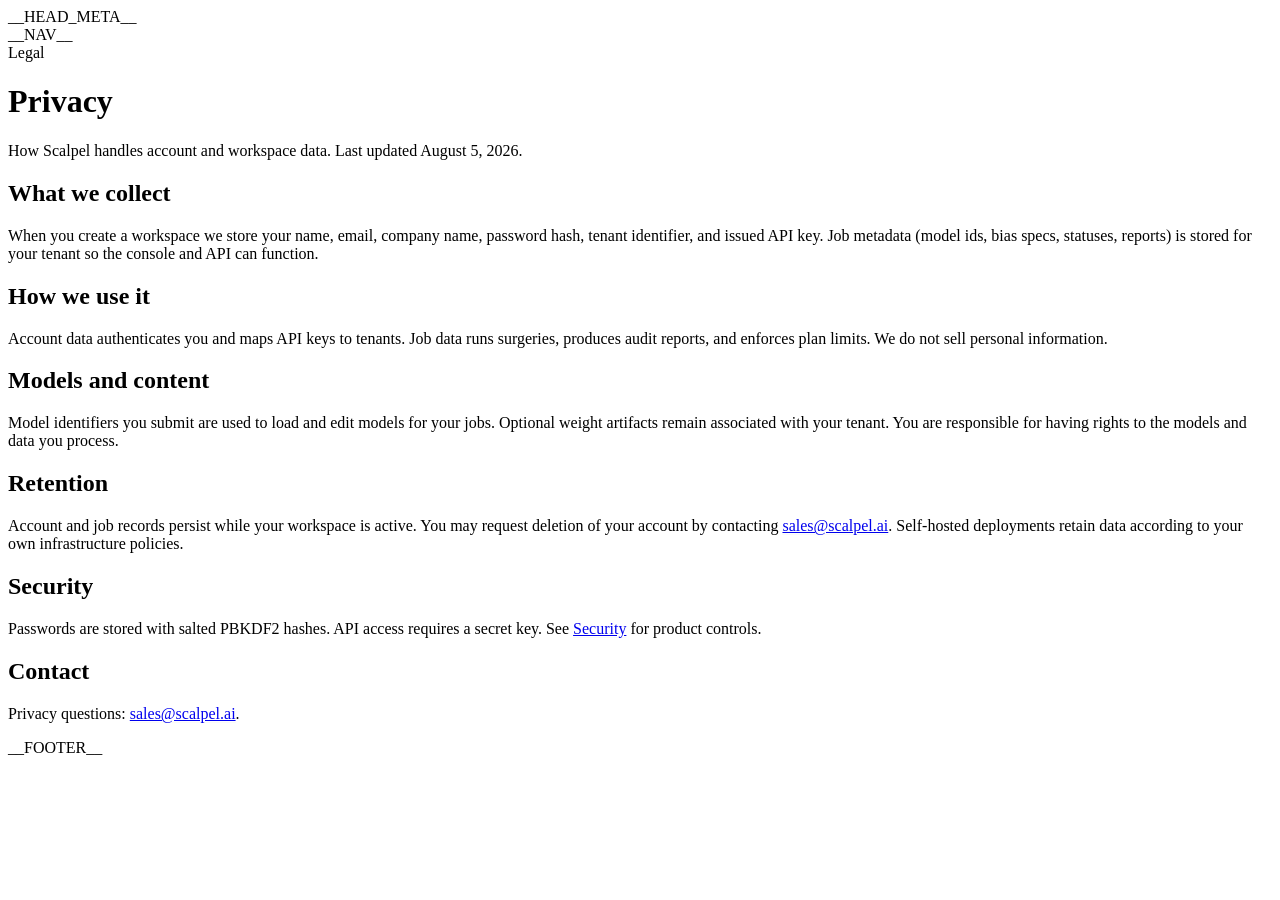
<file: src/scalpel/api/static/privacy.html>
<!doctype html>
<html lang="en">
<head>
<meta charset="utf-8">
<meta name="viewport" content="width=device-width, initial-scale=1">
__HEAD_META__
</head>
<body>
<div class="grain" aria-hidden="true"></div>
__NAV__

<main class="page">
  <header class="page-hero">
    <div class="kicker">Legal</div>
    <h1>Privacy</h1>
    <p class="lede">How Scalpel handles account and workspace data. Last updated August 5, 2026.</p>
  </header>

  <div class="legal">
    <h2>What we collect</h2>
    <p>When you create a workspace we store your name, email, company name, password hash, tenant identifier, and issued API key. Job metadata (model ids, bias specs, statuses, reports) is stored for your tenant so the console and API can function.</p>

    <h2>How we use it</h2>
    <p>Account data authenticates you and maps API keys to tenants. Job data runs surgeries, produces audit reports, and enforces plan limits. We do not sell personal information.</p>

    <h2>Models and content</h2>
    <p>Model identifiers you submit are used to load and edit models for your jobs. Optional weight artifacts remain associated with your tenant. You are responsible for having rights to the models and data you process.</p>

    <h2>Retention</h2>
    <p>Account and job records persist while your workspace is active. You may request deletion of your account by contacting <a href="mailto:sales@scalpel.ai" style="border-bottom:1px solid rgba(238,238,233,0.3)">sales@scalpel.ai</a>. Self-hosted deployments retain data according to your own infrastructure policies.</p>

    <h2>Security</h2>
    <p>Passwords are stored with salted PBKDF2 hashes. API access requires a secret key. See <a href="/security" style="border-bottom:1px solid rgba(238,238,233,0.3)">Security</a> for product controls.</p>

    <h2>Contact</h2>
    <p>Privacy questions: <a href="mailto:sales@scalpel.ai" style="border-bottom:1px solid rgba(238,238,233,0.3)">sales@scalpel.ai</a>.</p>
  </div>
</main>

__FOOTER__
</body>
</html>
</file>
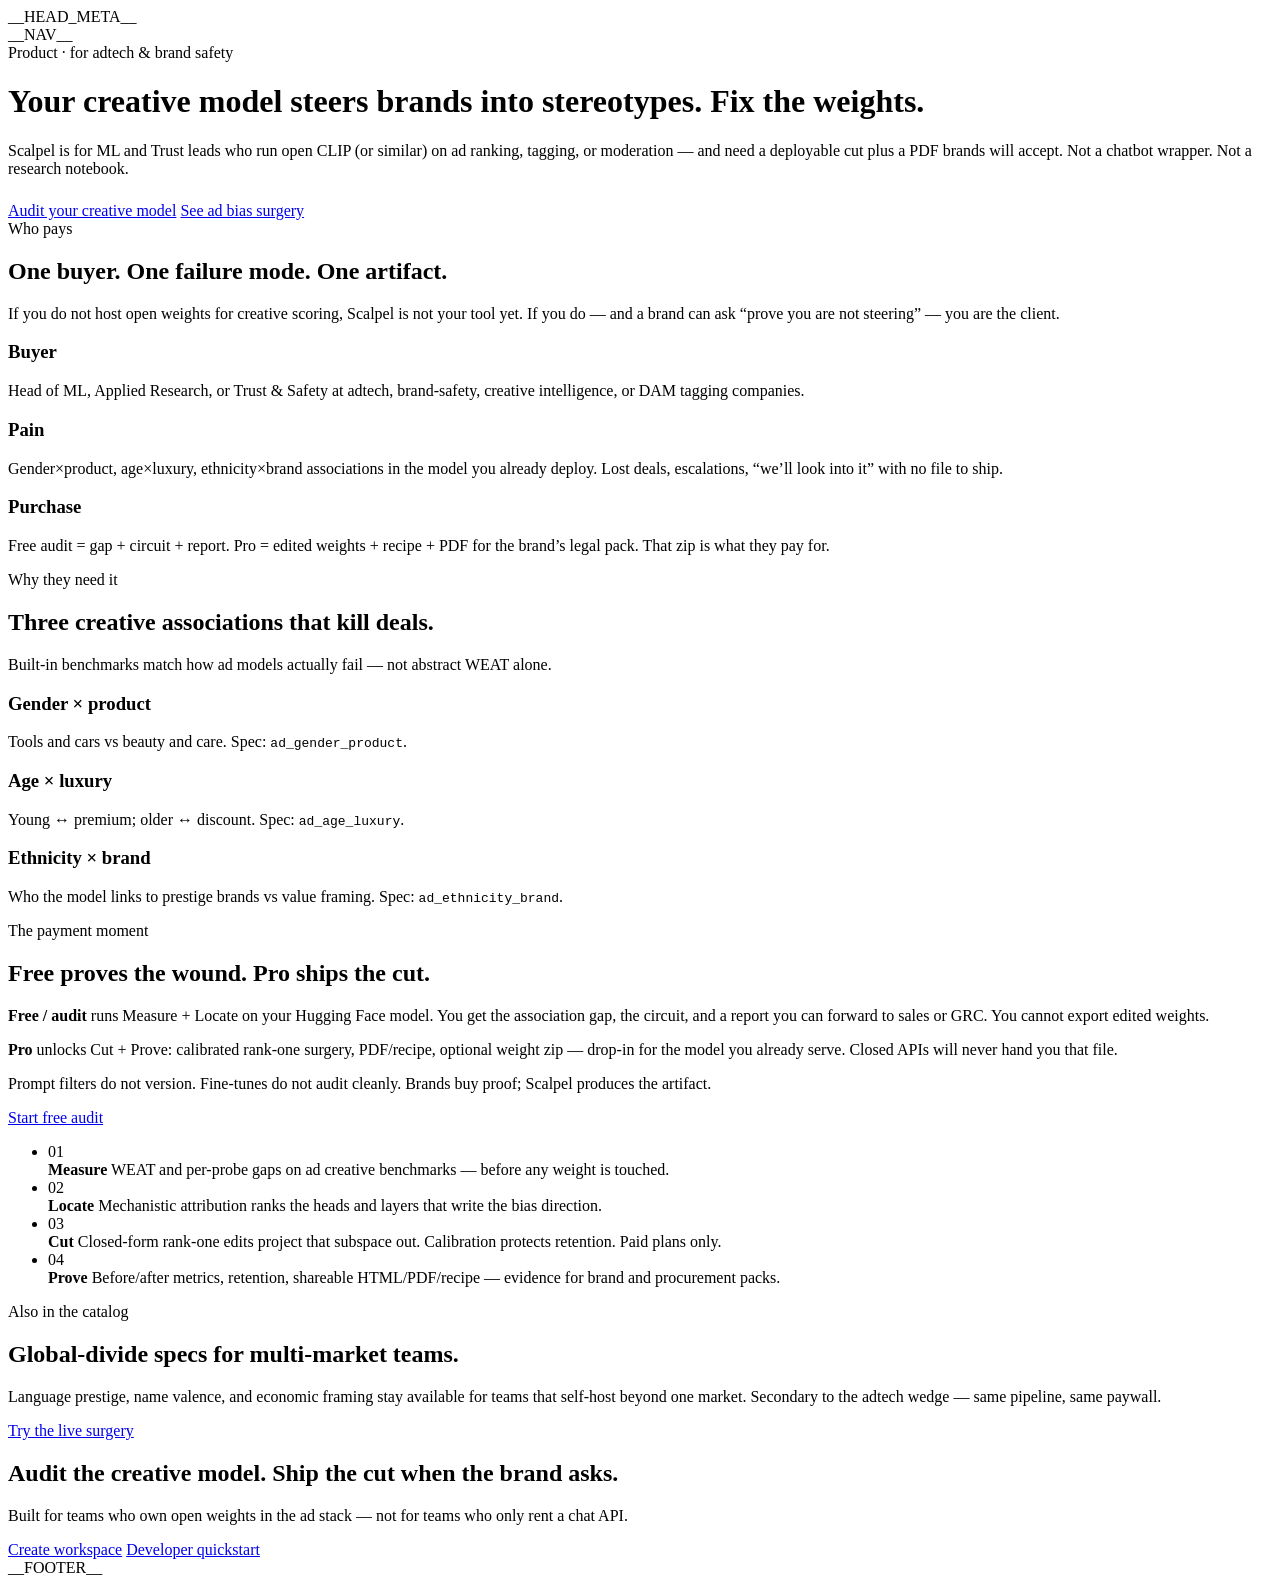
<file: src/scalpel/api/static/product.html>
<!doctype html>
<html lang="en">
<head>
<meta charset="utf-8">
<meta name="viewport" content="width=device-width, initial-scale=1">
__HEAD_META__
</head>
<body>
<div class="grain" aria-hidden="true"></div>
__NAV__

<main class="page">
  <header class="page-hero">
    <div class="kicker">Product · for adtech &amp; brand safety</div>
    <h1>Your creative model steers brands into stereotypes. Fix the weights.</h1>
    <p class="lede">Scalpel is for ML and Trust leads who run open CLIP (or similar) on ad ranking, tagging, or moderation — and need a deployable cut plus a PDF brands will accept. Not a chatbot wrapper. Not a research notebook.</p>
    <div class="hero-cta" style="animation:none;margin-top:1.5rem">
      <a class="btn btn-solid" href="/signup">Audit your creative model</a>
      <a class="btn btn-line" href="/#demo">See ad bias surgery</a>
    </div>
  </header>

  <section class="band" style="padding-top:0;border-top:none">
    <div class="section-head">
      <div class="kicker">Who pays</div>
      <h2>One buyer. One failure mode. One artifact.</h2>
      <p>If you do not host open weights for creative scoring, Scalpel is not your tool yet. If you do — and a brand can ask “prove you are not steering” — you are the client.</p>
    </div>
    <div class="trust-row">
      <div class="trust-item">
        <h3>Buyer</h3>
        <p>Head of ML, Applied Research, or Trust &amp; Safety at adtech, brand-safety, creative intelligence, or DAM tagging companies.</p>
      </div>
      <div class="trust-item">
        <h3>Pain</h3>
        <p>Gender×product, age×luxury, ethnicity×brand associations in the model you already deploy. Lost deals, escalations, “we’ll look into it” with no file to ship.</p>
      </div>
      <div class="trust-item">
        <h3>Purchase</h3>
        <p>Free audit = gap + circuit + report. Pro = edited weights + recipe + PDF for the brand’s legal pack. That zip is what they pay for.</p>
      </div>
    </div>
  </section>

  <section class="band">
    <div class="section-head">
      <div class="kicker">Why they need it</div>
      <h2>Three creative associations that kill deals.</h2>
      <p>Built-in benchmarks match how ad models actually fail — not abstract WEAT alone.</p>
    </div>
    <div class="trust-row">
      <div class="trust-item">
        <h3>Gender × product</h3>
        <p>Tools and cars vs beauty and care. Spec: <code>ad_gender_product</code>.</p>
      </div>
      <div class="trust-item">
        <h3>Age × luxury</h3>
        <p>Young ↔ premium; older ↔ discount. Spec: <code>ad_age_luxury</code>.</p>
      </div>
      <div class="trust-item">
        <h3>Ethnicity × brand</h3>
        <p>Who the model links to prestige brands vs value framing. Spec: <code>ad_ethnicity_brand</code>.</p>
      </div>
    </div>
  </section>

  <section class="band">
    <div class="split">
      <div class="section-head" style="margin-bottom:0">
        <div class="kicker">The payment moment</div>
        <h2>Free proves the wound. Pro ships the cut.</h2>
      </div>
      <div class="prose">
        <p><strong>Free / audit</strong> runs Measure + Locate on your Hugging Face model. You get the association gap, the circuit, and a report you can forward to sales or GRC. You cannot export edited weights.</p>
        <p><strong>Pro</strong> unlocks Cut + Prove: calibrated rank-one surgery, PDF/recipe, optional weight zip — drop-in for the model you already serve. Closed APIs will never hand you that file.</p>
        <p>Prompt filters do not version. Fine-tunes do not audit cleanly. Brands buy proof; Scalpel produces the artifact.</p>
        <p><a class="btn btn-solid" href="/signup" style="margin-top:0.5rem">Start free audit</a></p>
      </div>
    </div>
  </section>

  <section class="band" style="padding-top:0">
    <ul class="feature-list">
      <li>
        <div class="idx">01</div>
        <div>
          <strong>Measure</strong>
          <span>WEAT and per-probe gaps on ad creative benchmarks — before any weight is touched.</span>
        </div>
      </li>
      <li>
        <div class="idx">02</div>
        <div>
          <strong>Locate</strong>
          <span>Mechanistic attribution ranks the heads and layers that write the bias direction.</span>
        </div>
      </li>
      <li>
        <div class="idx">03</div>
        <div>
          <strong>Cut</strong>
          <span>Closed-form rank-one edits project that subspace out. Calibration protects retention. Paid plans only.</span>
        </div>
      </li>
      <li>
        <div class="idx">04</div>
        <div>
          <strong>Prove</strong>
          <span>Before/after metrics, retention, shareable HTML/PDF/recipe — evidence for brand and procurement packs.</span>
        </div>
      </li>
    </ul>
  </section>

  <section class="band">
    <div class="split">
      <div class="section-head" style="margin-bottom:0">
        <div class="kicker">Also in the catalog</div>
        <h2>Global-divide specs for multi-market teams.</h2>
      </div>
      <div class="prose">
        <p>Language prestige, name valence, and economic framing stay available for teams that self-host beyond one market. Secondary to the adtech wedge — same pipeline, same paywall.</p>
        <p><a class="btn btn-line" href="/#demo" style="margin-top:0.5rem">Try the live surgery</a></p>
      </div>
    </div>
  </section>
</main>

<section class="cta-band">
  <h2>Audit the creative model. Ship the cut when the brand asks.</h2>
  <p>Built for teams who own open weights in the ad stack — not for teams who only rent a chat API.</p>
  <div class="hero-cta" style="animation:none">
    <a class="btn btn-solid" href="/signup">Create workspace</a>
    <a class="btn btn-line" href="/developers">Developer quickstart</a>
  </div>
</section>

__FOOTER__
</body>
</html>
</file>
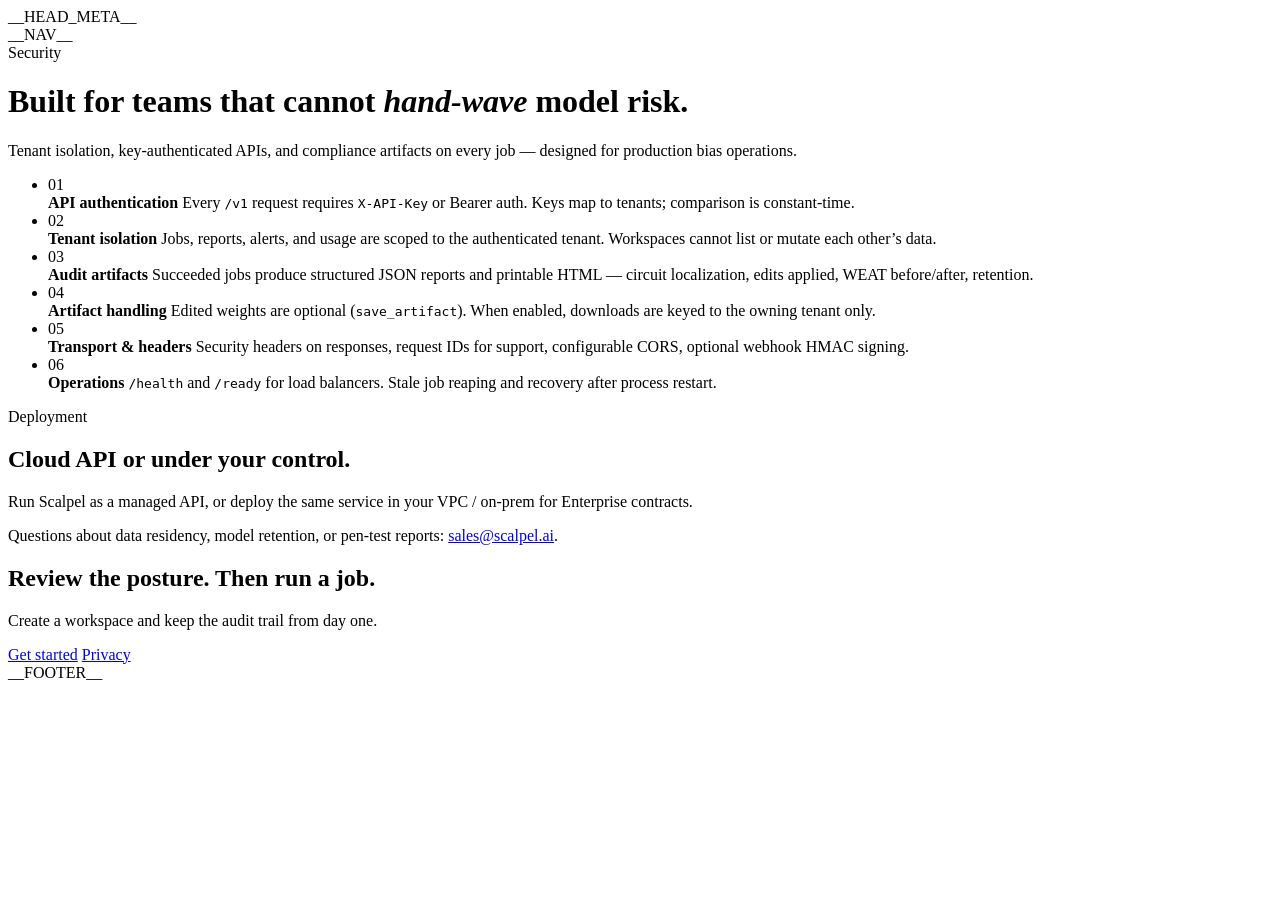
<file: src/scalpel/api/static/security.html>
<!doctype html>
<html lang="en">
<head>
<meta charset="utf-8">
<meta name="viewport" content="width=device-width, initial-scale=1">
__HEAD_META__
</head>
<body>
<div class="grain" aria-hidden="true"></div>
__NAV__

<main class="page">
  <header class="page-hero">
    <div class="kicker">Security</div>
    <h1>Built for teams that cannot <em>hand-wave</em> model risk.</h1>
    <p class="lede">Tenant isolation, key-authenticated APIs, and compliance artifacts on every job — designed for production bias operations.</p>
  </header>

  <section class="band" style="padding-top:0;border-top:none">
    <ul class="feature-list">
      <li>
        <div class="idx">01</div>
        <div>
          <strong>API authentication</strong>
          <span>Every <code style="color:var(--cloud)">/v1</code> request requires <code style="color:var(--cloud)">X-API-Key</code> or Bearer auth. Keys map to tenants; comparison is constant-time.</span>
        </div>
      </li>
      <li>
        <div class="idx">02</div>
        <div>
          <strong>Tenant isolation</strong>
          <span>Jobs, reports, alerts, and usage are scoped to the authenticated tenant. Workspaces cannot list or mutate each other’s data.</span>
        </div>
      </li>
      <li>
        <div class="idx">03</div>
        <div>
          <strong>Audit artifacts</strong>
          <span>Succeeded jobs produce structured JSON reports and printable HTML — circuit localization, edits applied, WEAT before/after, retention.</span>
        </div>
      </li>
      <li>
        <div class="idx">04</div>
        <div>
          <strong>Artifact handling</strong>
          <span>Edited weights are optional (<code style="color:var(--cloud)">save_artifact</code>). When enabled, downloads are keyed to the owning tenant only.</span>
        </div>
      </li>
      <li>
        <div class="idx">05</div>
        <div>
          <strong>Transport &amp; headers</strong>
          <span>Security headers on responses, request IDs for support, configurable CORS, optional webhook HMAC signing.</span>
        </div>
      </li>
      <li>
        <div class="idx">06</div>
        <div>
          <strong>Operations</strong>
          <span><code style="color:var(--cloud)">/health</code> and <code style="color:var(--cloud)">/ready</code> for load balancers. Stale job reaping and recovery after process restart.</span>
        </div>
      </li>
    </ul>
  </section>

  <section class="band">
    <div class="split">
      <div class="section-head" style="margin-bottom:0">
        <div class="kicker">Deployment</div>
        <h2>Cloud API or under your control.</h2>
      </div>
      <div class="prose">
        <p>Run Scalpel as a managed API, or deploy the same service in your VPC / on-prem for Enterprise contracts.</p>
        <p>Questions about data residency, model retention, or pen-test reports: <a href="mailto:sales@scalpel.ai" style="border-bottom:1px solid rgba(238,238,233,0.3)">sales@scalpel.ai</a>.</p>
      </div>
    </div>
  </section>
</main>

<section class="cta-band">
  <h2>Review the posture. Then run a job.</h2>
  <p>Create a workspace and keep the audit trail from day one.</p>
  <div class="hero-cta" style="animation:none">
    <a class="btn btn-solid" href="/signup">Get started</a>
    <a class="btn btn-line" href="/privacy">Privacy</a>
  </div>
</section>

__FOOTER__
</body>
</html>
</file>
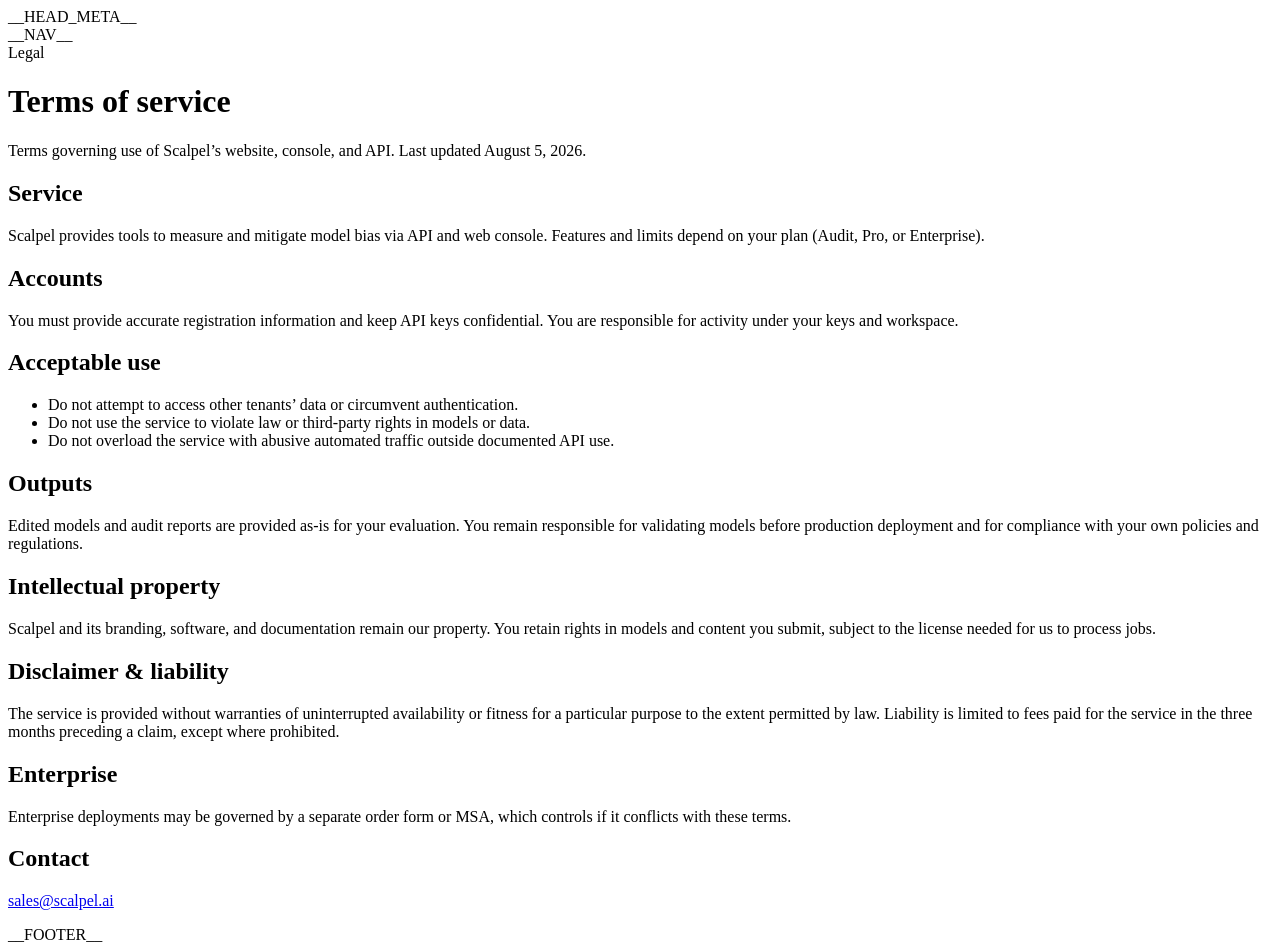
<file: src/scalpel/api/static/terms.html>
<!doctype html>
<html lang="en">
<head>
<meta charset="utf-8">
<meta name="viewport" content="width=device-width, initial-scale=1">
__HEAD_META__
</head>
<body>
<div class="grain" aria-hidden="true"></div>
__NAV__

<main class="page">
  <header class="page-hero">
    <div class="kicker">Legal</div>
    <h1>Terms of service</h1>
    <p class="lede">Terms governing use of Scalpel’s website, console, and API. Last updated August 5, 2026.</p>
  </header>

  <div class="legal">
    <h2>Service</h2>
    <p>Scalpel provides tools to measure and mitigate model bias via API and web console. Features and limits depend on your plan (Audit, Pro, or Enterprise).</p>

    <h2>Accounts</h2>
    <p>You must provide accurate registration information and keep API keys confidential. You are responsible for activity under your keys and workspace.</p>

    <h2>Acceptable use</h2>
    <ul>
      <li>Do not attempt to access other tenants’ data or circumvent authentication.</li>
      <li>Do not use the service to violate law or third-party rights in models or data.</li>
      <li>Do not overload the service with abusive automated traffic outside documented API use.</li>
    </ul>

    <h2>Outputs</h2>
    <p>Edited models and audit reports are provided as-is for your evaluation. You remain responsible for validating models before production deployment and for compliance with your own policies and regulations.</p>

    <h2>Intellectual property</h2>
    <p>Scalpel and its branding, software, and documentation remain our property. You retain rights in models and content you submit, subject to the license needed for us to process jobs.</p>

    <h2>Disclaimer &amp; liability</h2>
    <p>The service is provided without warranties of uninterrupted availability or fitness for a particular purpose to the extent permitted by law. Liability is limited to fees paid for the service in the three months preceding a claim, except where prohibited.</p>

    <h2>Enterprise</h2>
    <p>Enterprise deployments may be governed by a separate order form or MSA, which controls if it conflicts with these terms.</p>

    <h2>Contact</h2>
    <p><a href="mailto:sales@scalpel.ai" style="border-bottom:1px solid rgba(238,238,233,0.3)">sales@scalpel.ai</a></p>
  </div>
</main>

__FOOTER__
</body>
</html>
</file>
